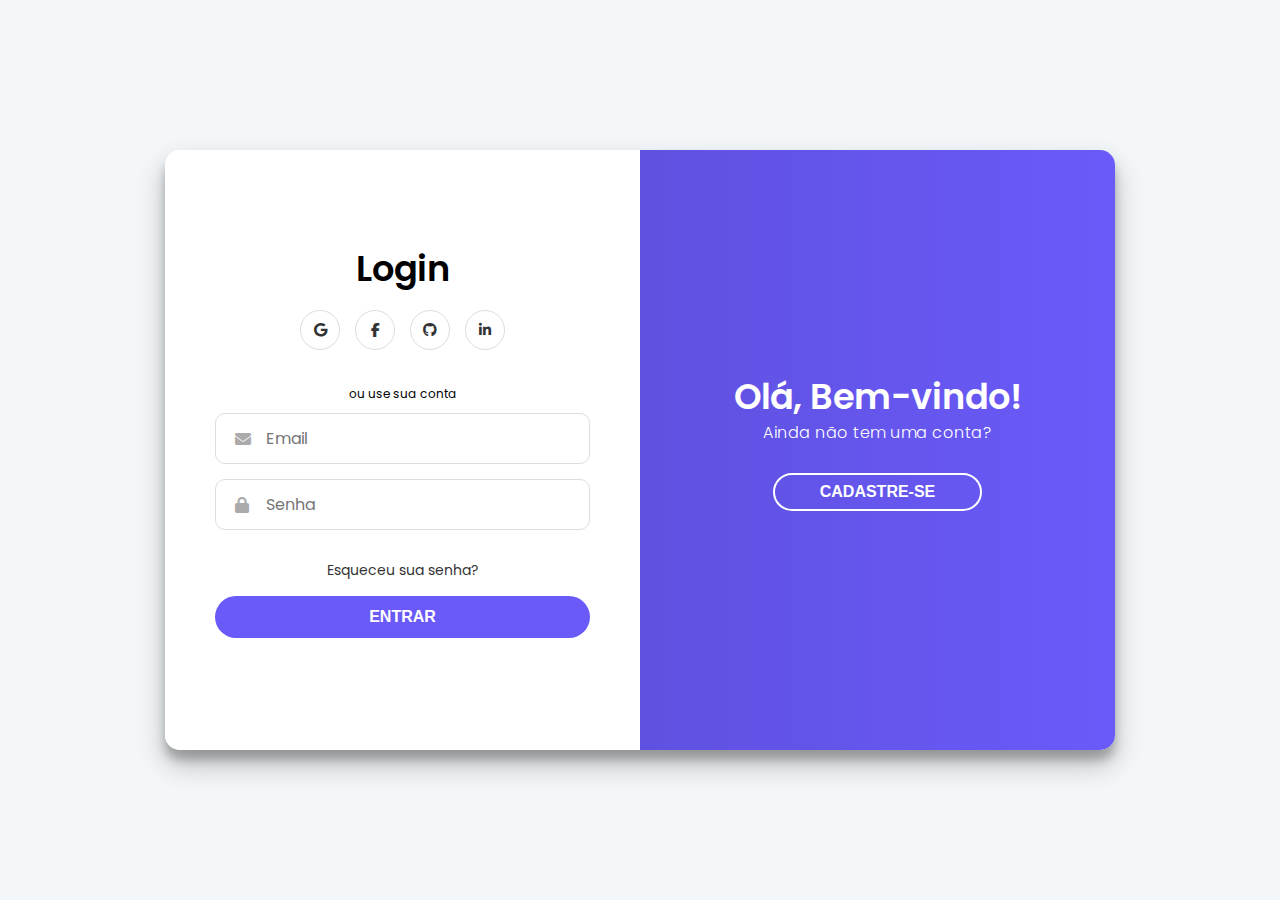
<file: index.html>
<!DOCTYPE html>
<html lang="pt-br">

<head>
    <meta charset="UTF-8">
    <meta name="viewport" content="width=device-width, initial-scale=1.0">
    <title>CheckPoint</title>
    <link rel="stylesheet" href="style.css">
    <link rel="stylesheet" href="https://cdnjs.cloudflare.com/ajax/libs/font-awesome/6.5.2/css/all.min.css" />
</head>

<body>

    <div class="container" id="container">
        <div class="form-container sign-up-container">
            <form action="#">
                <h1>Crie sua Conta</h1>
                <div class="social-icons">
                    <a href="#" class="social-icon"><i class="fab fa-google"></i></a>
                    <a href="#" class="social-icon"><i class="fab fa-facebook-f"></i></a>
                    <a href="#" class="social-icon"><i class="fab fa-github"></i></a>
                    <a href="#" class="social-icon"><i class="fab fa-linkedin-in"></i></a>
                </div>
                <span>ou use seu email para se cadastrar</span>
                <div class="input-group">
                    <i class="fa-solid fa-user icon"></i>
                    <input type="text" placeholder="Nome Completo" required>
                </div>
                <div class="input-group">
                    <i class="fa-solid fa-envelope icon"></i>
                    <input type="email" placeholder="Email" required>
                </div>
                <div class="input-group select-wrapper">
                    <i class="fa-solid fa-diagram-project icon"></i>
                    <select id="projeto" name="projeto" required>
                        <option value="" disabled selected>Selecione seu projeto</option>
                        <option value="SCFV">SCFV</option>
                        <option value="PJA">Programa Jovem Aprendiz (PJA)</option>
                        <option value="Primeiro Passo">Primeiro Passo</option>
                    </select>
                    <div class="select-arrow"><i class="fa-solid fa-chevron-down"></i></div>
                </div>
                <div class="input-group">
                    <i class="fa-solid fa-lock icon"></i>
                    <input type="password" placeholder="Senha" required>
                </div>
                <button class="main-button" type="submit" style="margin-top: 10px;">Cadastrar</button>
            </form>
        </div>

        <div class="form-container sign-in-container">
            <form action="#">
                <h1>Login</h1>
                <div class="social-icons">
                    <a href="#" class="social-icon"><i class="fab fa-google"></i></a>
                    <a href="#" class="social-icon"><i class="fab fa-facebook-f"></i></a>
                    <a href="#" class="social-icon"><i class="fab fa-github"></i></a>
                    <a href="#" class="social-icon"><i class="fab fa-linkedin-in"></i></a>
                </div>
                <span>ou use sua conta</span>
                <div class="input-group">
                    <i class="fa-solid fa-envelope icon"></i>
                    <input type="email" placeholder="Email" required />
                </div>
                <div class="input-group">
                    <i class="fa-solid fa-lock icon"></i>
                    <input type="password" placeholder="Senha" required />
                </div>
                <a href="#">Esqueceu sua senha?</a>
                <button class="main-button" type="submit">Entrar</button>
            </form>
        </div>

        <div class="overlay-container">
            <div class="overlay">
                <div class="overlay-panel overlay-left">
                    <h1>Bem-vindo de Volta!</h1>
                    <p>Já possui uma conta?</p>
                    <button class="panel-button" id="signIn" type="button">Faça Login</button>
                </div>
                <div class="overlay-panel overlay-right">
                    <h1>Olá, Bem-vindo!</h1>
                    <p>Ainda não tem uma conta?</p>
                    <button class="panel-button" id="signUp" type="button">Cadastre-se</button>
                </div>
            </div>
        </div>
    </div>

    <script src="script.js"></script>
</body>

</html>
</file>
<file: style.css>
@import url('https://fonts.googleapis.com/css2?family=Poppins:wght@300;400;600;700&display=swap');

* {
    box-sizing: border-box;
}

body {
    font-family: 'Poppins', sans-serif;
    margin: 0;
    background-color: #f4f7f9;
    display: flex;
    justify-content: center;
    align-items: center;
    min-height: 100vh;
}

.container {
    background-color: #fff;
    border-radius: 15px;
    box-shadow: 0 14px 28px rgba(0, 0, 0, 0.25), 0 10px 10px rgba(0, 0, 0, 0.22);
    position: relative;
    overflow: hidden;
    width: 950px;
    max-width: 100%;
    min-height: 600px;
}

h1 {
    font-weight: 600;
    font-size: 2.2em;
    margin: -20px;

}

p {
    font-size: 1em;
    font-weight: 300;
    line-height: 20px;
    letter-spacing: 0.5px;
    margin: 20px 0 30px;
}

span {
    font-size: 12px;
    margin-bottom: 10px;
}

a {
    color: #333;
    font-size: 14px;
    text-decoration: none;
    margin: 15px 0;
}

form {
    background-color: #FFFFFF;
    display: flex;
    align-items: center;
    justify-content: center;
    flex-direction: column;
    padding: 0 50px;
    height: 100%;
    text-align: center;
}

.form-container {
    position: absolute;
    top: 0;
    height: 100%;
    transition: all 0.6s ease-in-out;
}

.sign-in-container {
    left: 0;
    width: 50%;
    z-index: 2;
}

.sign-up-container {
    left: 0;
    width: 50%;
    opacity: 0;
    z-index: 1;
}

/* Estilos de input do design anterior */
.input-group {
    position: relative;
    margin-bottom: 15px;
    width: 100%;
}

.input-group .icon {
    position: absolute;
    left: 20px;
    top: 50%;
    transform: translateY(-50%);
    color: #aaa;
    z-index: 1;
}

.input-group input,
.input-group select {
    width: 100%;
    padding: 12px 15px 12px 50px;
    border: 1px solid #ddd;
    background-color: #ffffff;
    border-radius: 10px;
    font-family: 'Poppins', sans-serif;
    font-size: 1em;
    transition: border-color 0.3s ease;
}

.input-group select {
    color: #555;
    -webkit-appearance: none;
    -moz-appearance: none;
    appearance: none;
    cursor: pointer;
}

.input-group input:focus,
.input-group select:focus {
    outline: none;
    border-color: #6a5af9;
}

.select-wrapper {
    position: relative;
    width: 100%;
}

.select-arrow {
    position: absolute;
    right: 20px;
    top: 50%;
    transform: translateY(-50%);
    pointer-events: none;
    color: #aaa;
    transition: color 0.3s ease;
}

.select-wrapper:focus-within .select-arrow {
    color: #6a5af9;
}


/* Botões com o estilo anterior */
.main-button {
    background-color: #6a5af9;
    color: #ffffff;
    padding: 12px 45px;
    border: none;
    border-radius: 30px;
    font-size: 1em;
    font-weight: 600;
    cursor: pointer;
    width: 100%;
    transition: background-color 0.3s ease;
    text-transform: uppercase;
}

.main-button:hover {
    background-color: #5548c7;
}

.main-button:active {
    transform: scale(0.95);
}

.main-button:focus {
    outline: none;
}

.panel-button {
    background-color: transparent;
    border: 2px solid #ffffff;
    color: #ffffff;
    padding: 8px 45px;
    border-radius: 30px;
    font-size: 1em;
    font-weight: 600;
    cursor: pointer;
    transition: all 0.3s ease;
    text-transform: uppercase;
}

.panel-button:hover {
    background-color: #ffffff;
    color: #6a5af9;
}

.panel-button:active {
    transform: scale(0.95);
}

.panel-button:focus {
    outline: none;
}


.social-icons {
    margin: 20px 0;
    display: flex;
    justify-content: center;
    gap: 15px;
}

.social-icon {
    border: 1px solid #DDDDDD;
    border-radius: 50%;
    display: inline-flex;
    justify-content: center;
    align-items: center;
    height: 40px;
    width: 40px;
    transition: all 0.3s ease-in-out;
    color: #333;
    text-decoration: none;

}

.social-icon:hover {
    border-color: #6a5af9;
    color: #6a5af9;
}

/* --- Lógica da Animação --- */
.overlay-container {
    position: absolute;
    top: 0;
    left: 50%;
    width: 50%;
    height: 100%;
    overflow: hidden;
    transition: transform 0.6s ease-in-out;
    z-index: 100;
}

.overlay {
    background: #6a5af9;
    background: -webkit-linear-gradient(to right, #5548c7, #6a5af9);
    background: linear-gradient(to right, #5548c7, #6a5af9);
    background-repeat: no-repeat;
    background-size: cover;
    background-position: 0 0;
    color: #FFFFFF;
    position: relative;
    left: -100%;
    height: 100%;
    width: 200%;
    transform: translateX(0);
    transition: transform 0.6s ease-in-out;
}

.overlay-panel {
    position: absolute;
    display: flex;
    align-items: center;
    justify-content: center;
    flex-direction: column;
    padding: 0 40px;
    text-align: center;
    top: 0;
    height: 100%;
    width: 50%;
    transform: translateX(0);
    transition: transform 0.6s ease-in-out;
}

.overlay-left {
    transform: translateX(-20%);
}

.overlay-right {
    right: 0;
    transform: translateX(0);
}

/* Move o painel de login para a direita quando clicamos em Cadastrar */
.container.right-panel-active .sign-in-container {
    transform: translateX(100%);
}

/* Move o overlay (painel azul) para a esquerda */
.container.right-panel-active .overlay-container {
    transform: translateX(-100%);
}

/* Traz o painel de cadastro para a frente */
.container.right-panel-active .sign-up-container {
    transform: translateX(100%);
    opacity: 1;
    z-index: 5;
    animation: show 0.6s;
}

@keyframes show {

    0%,
    49.99% {
        opacity: 0;
        z-index: 1;
    }

    50%,
    100% {
        opacity: 1;
        z-index: 5;
    }
}

/* Move o overlay de volta para a direita */
.container.right-panel-active .overlay {
    transform: translateX(50%);
}

/* Move o painel esquerdo do overlay para a posição */
.container.right-panel-active .overlay-left {
    transform: translateX(0);
}

/* Esconde o painel direito do overlay */
.container.right-panel-active .overlay-right {
    transform: translateX(20%);
}
</file>
